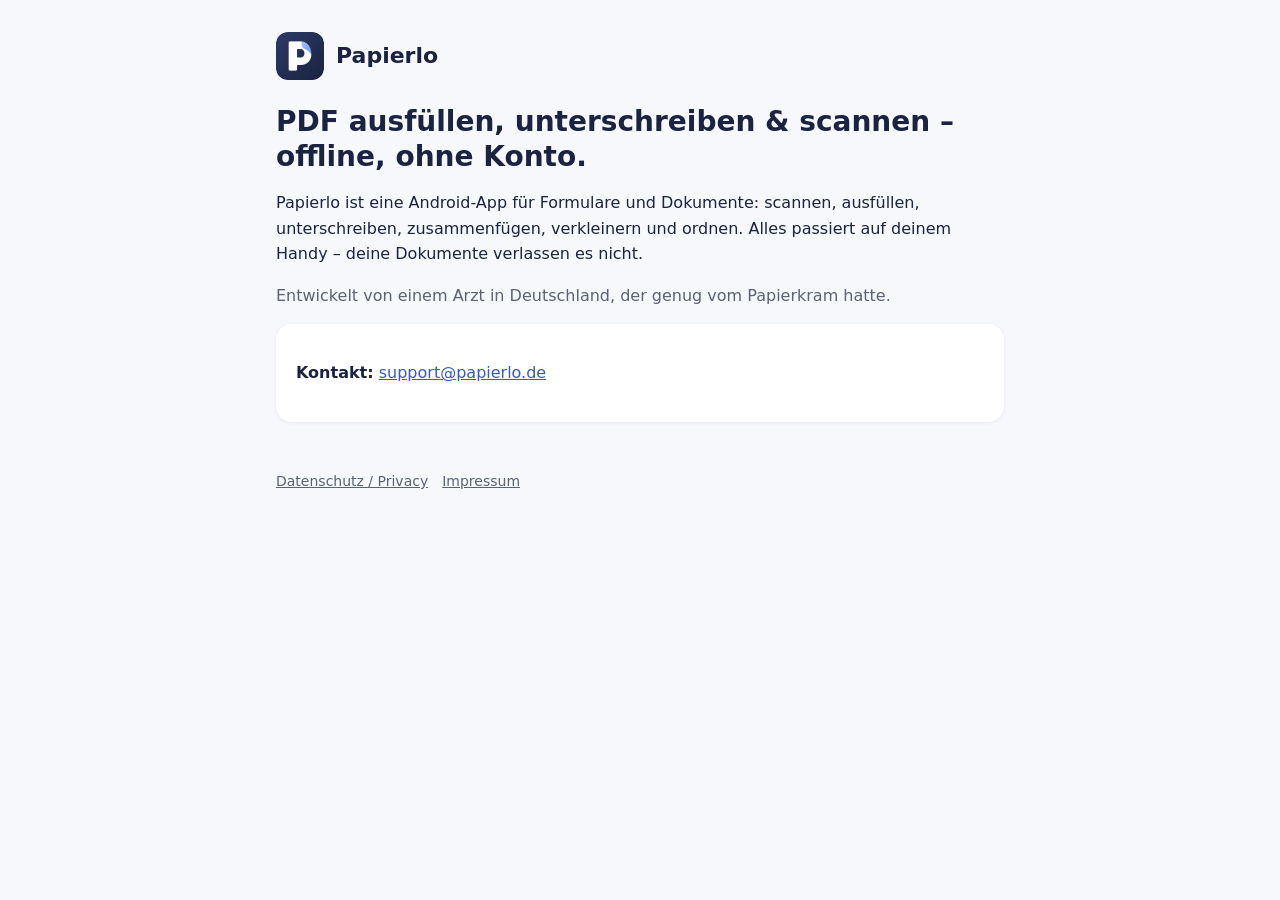
<file: index.html>
<!doctype html><html lang="de"><head><meta charset="utf-8"><meta name="viewport" content="width=device-width,initial-scale=1">
<title>Papierlo – PDF ausfüllen &amp; scannen</title><meta name="description" content="Papierlo: Formulare ausfüllen, unterschreiben und Dokumente scannen – offline, ohne Konto.">
<link rel="icon" href="icon.png"><link rel="stylesheet" href="style.css"></head><body><main>
<header><img src="icon.png" alt=""><a href="index.html">Papierlo</a></header>
<h1>PDF ausfüllen, unterschreiben &amp; scannen – offline, ohne Konto.</h1>
<p>Papierlo ist eine Android-App für Formulare und Dokumente: scannen, ausfüllen, unterschreiben, zusammenfügen, verkleinern und ordnen. Alles passiert auf deinem Handy – deine Dokumente verlassen es nicht.</p>
<p class="muted">Entwickelt von einem Arzt in Deutschland, der genug vom Papierkram hatte.</p>
<div class="card"><p><strong>Kontakt:</strong> <a href="mailto:support@papierlo.de">support@papierlo.de</a></p></div>
<footer><a href="datenschutz.html">Datenschutz / Privacy</a><a href="impressum.html">Impressum</a></footer>
</main></body></html>
</file>
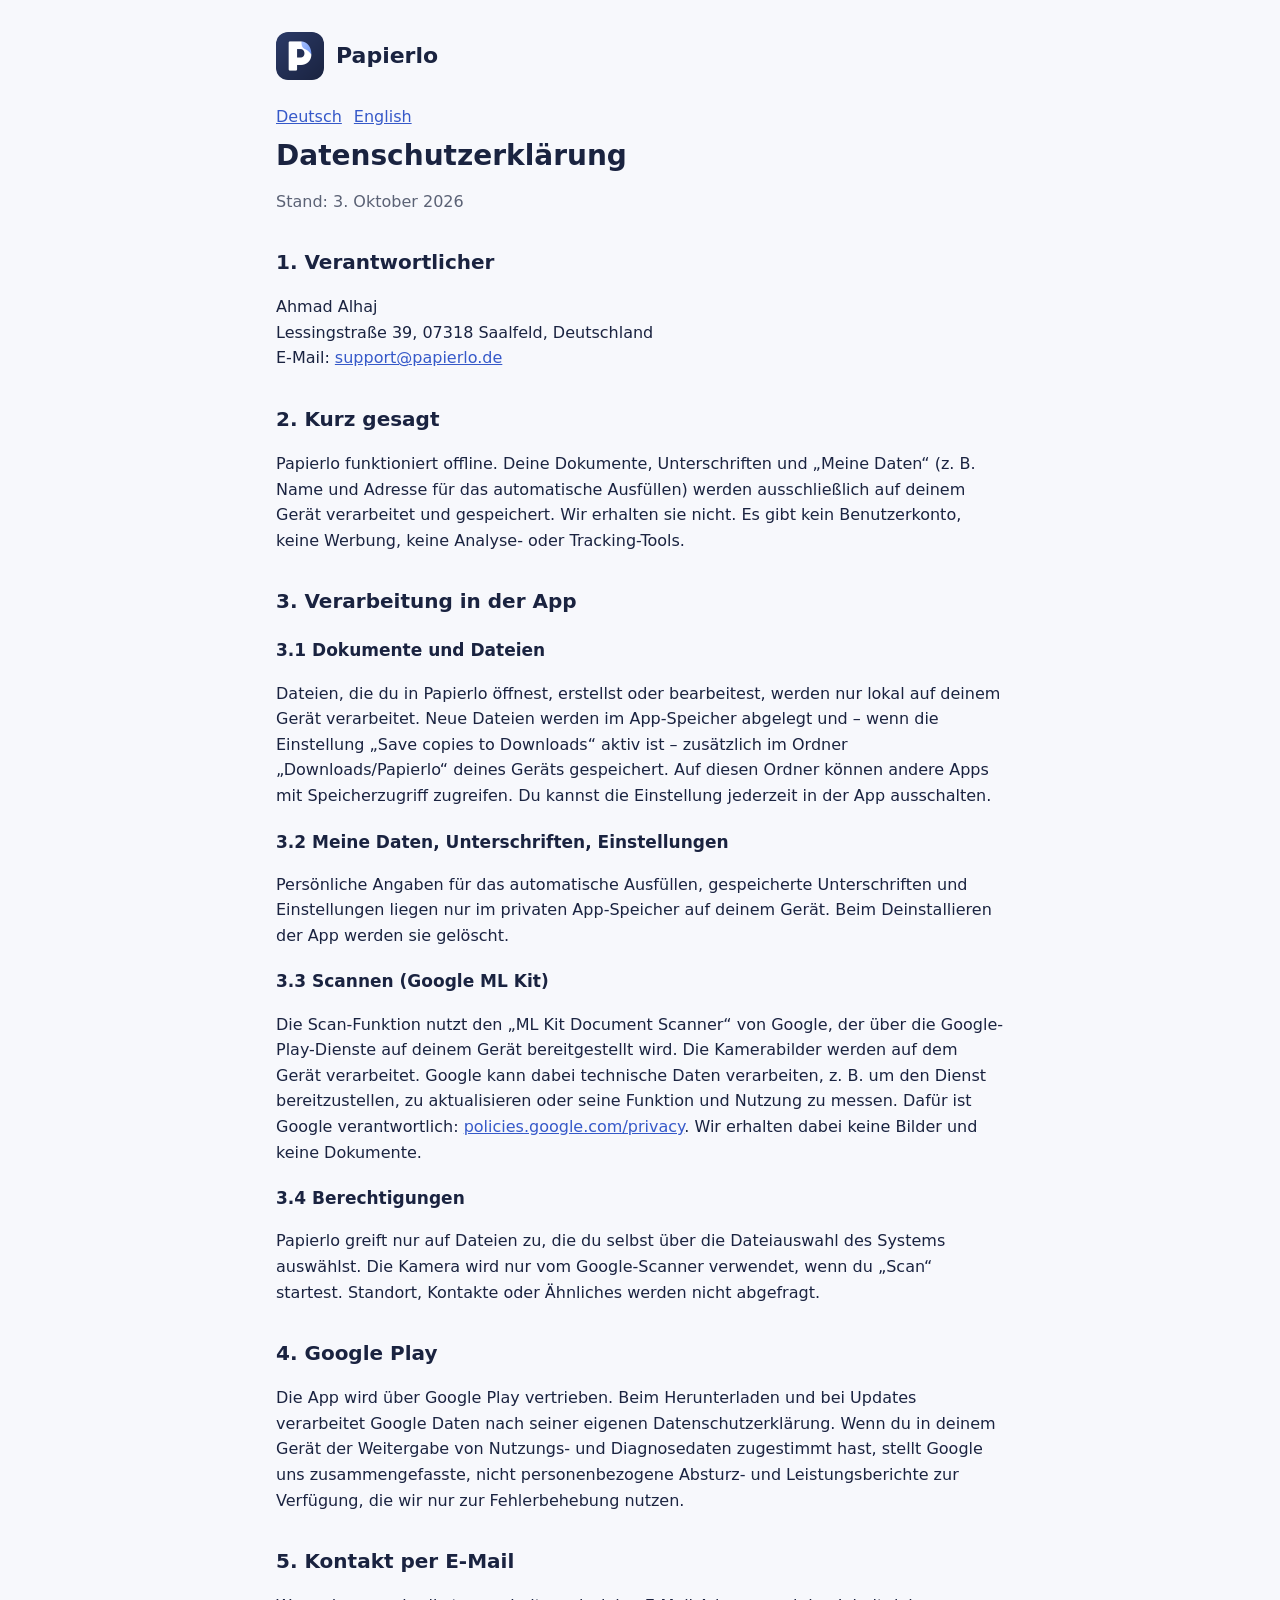
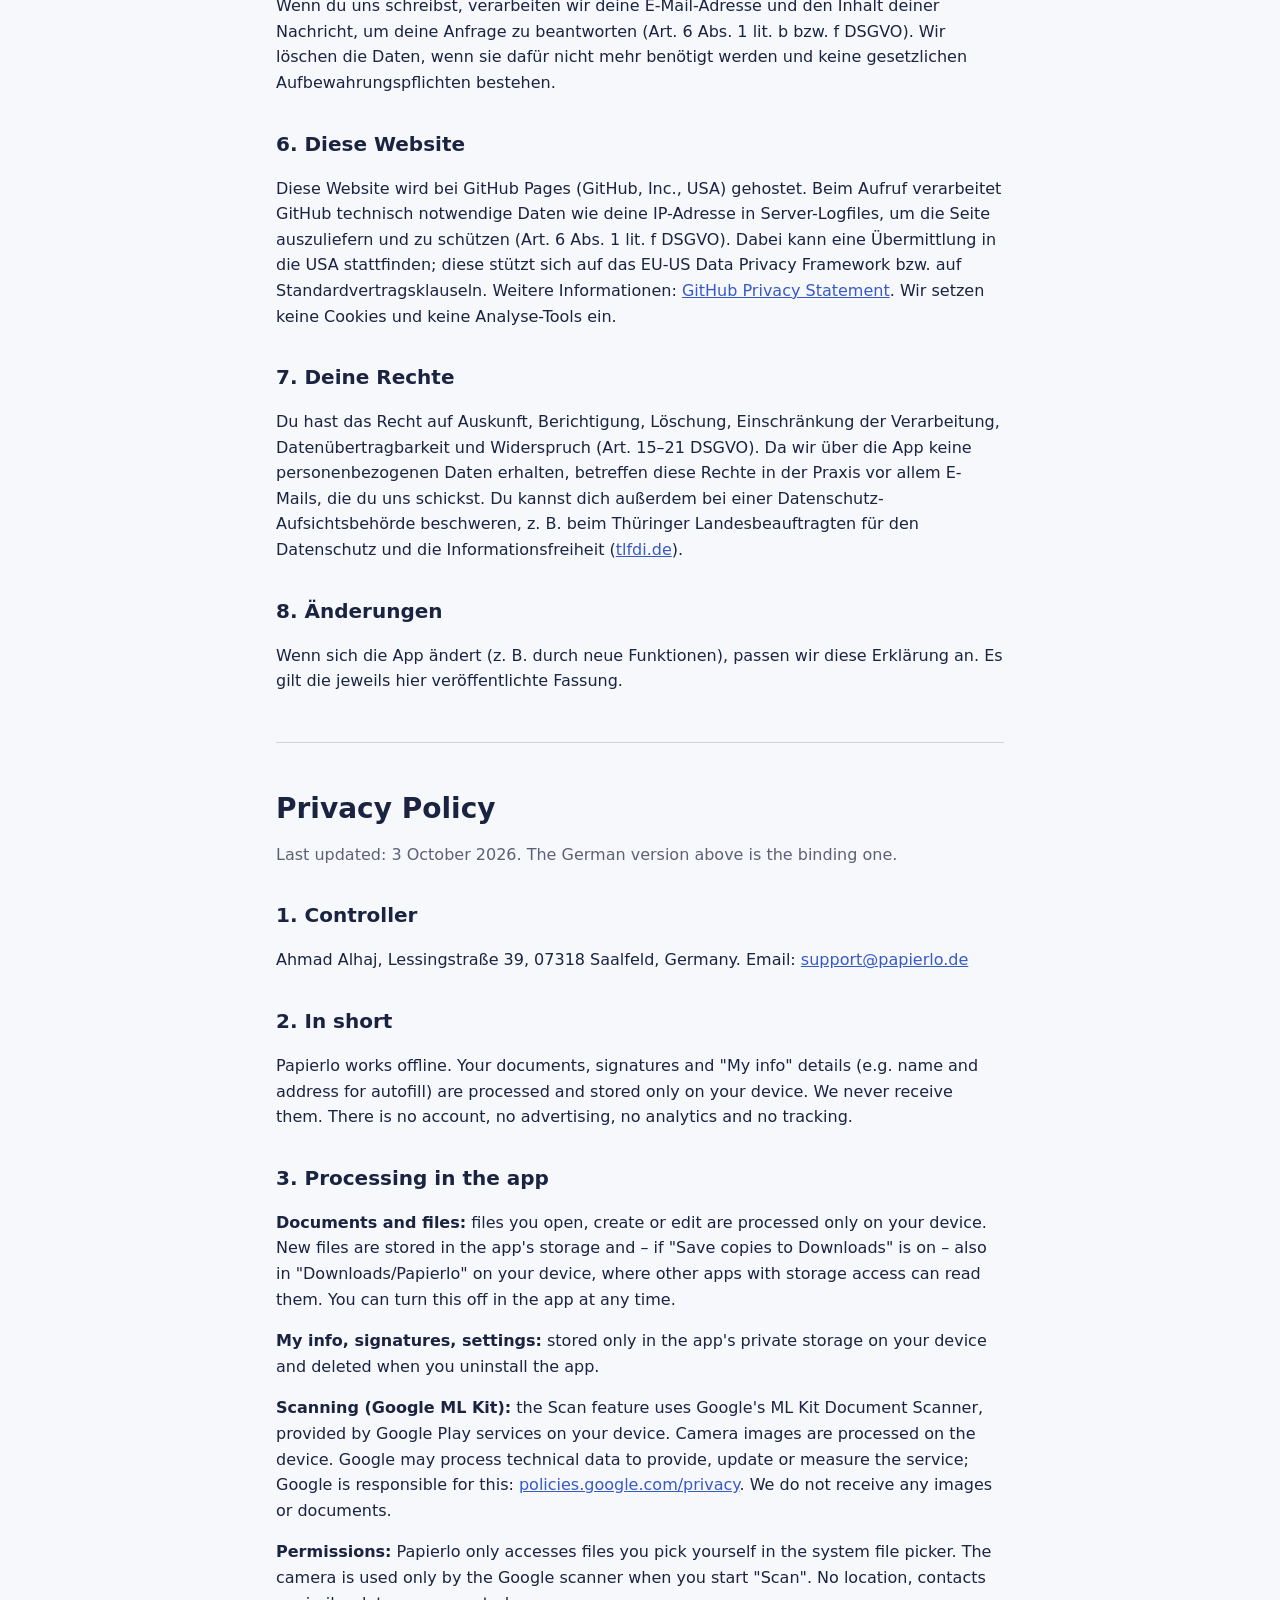
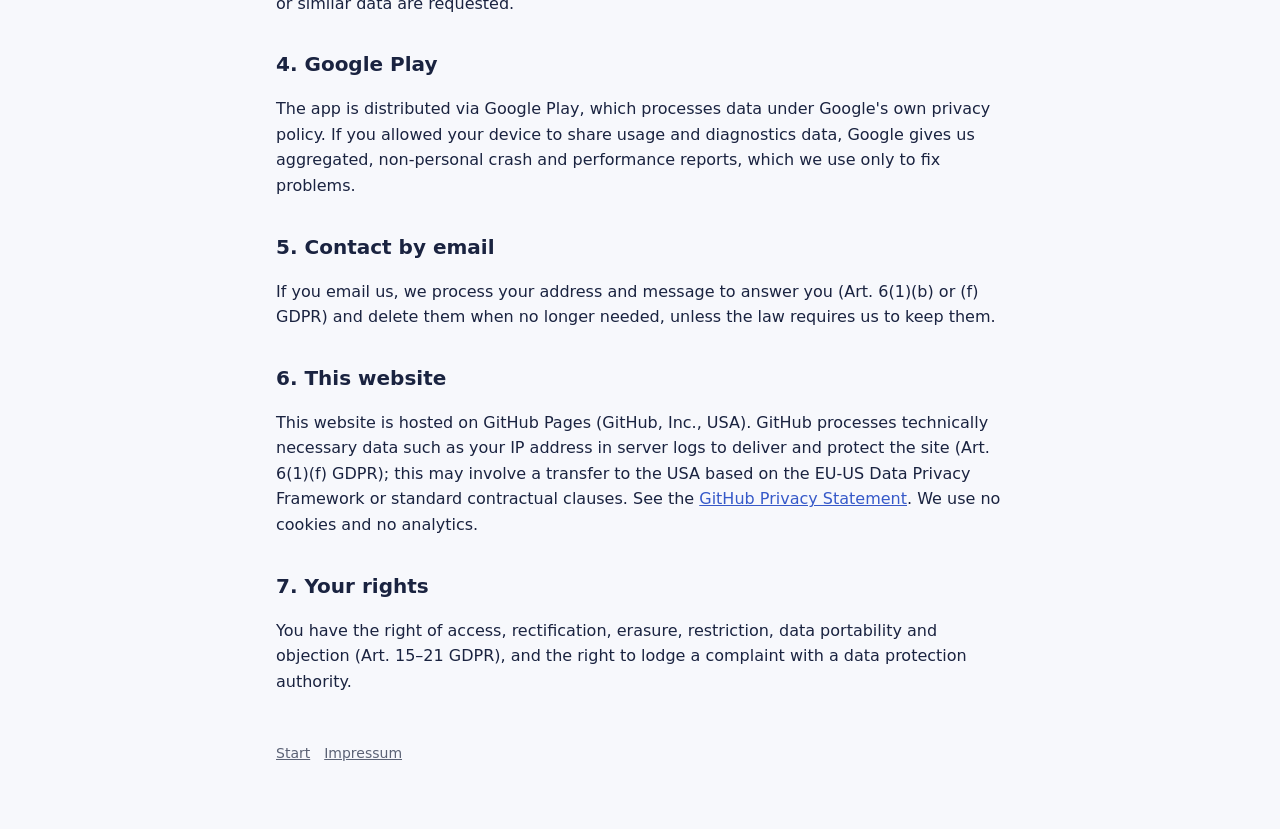
<file: datenschutz.html>
<!doctype html>
<html lang="de">
<head>
<meta charset="utf-8">
<meta name="viewport" content="width=device-width,initial-scale=1">
<title>Datenschutz – Papierlo</title>
<link rel="icon" href="icon.png">
<link rel="stylesheet" href="style.css">
</head>
<body>
<main>
<header><img src="icon.png" alt=""><a href="index.html">Papierlo</a></header>

<nav class="lang"><a href="#de">Deutsch</a><a href="#en">English</a></nav>

<section id="de">
<h1>Datenschutzerklärung</h1>
<p class="muted">Stand: 3. Oktober 2026</p>

<h2>1. Verantwortlicher</h2>
<p>Ahmad Alhaj<br>Lessingstraße 39, 07318 Saalfeld, Deutschland<br>
E-Mail: <a href="mailto:support@papierlo.de">support@papierlo.de</a></p>

<h2>2. Kurz gesagt</h2>
<p>Papierlo funktioniert offline. Deine Dokumente, Unterschriften und „Meine Daten“ (z.&nbsp;B. Name und Adresse für das automatische Ausfüllen) werden ausschließlich auf deinem Gerät verarbeitet und gespeichert. Wir erhalten sie nicht. Es gibt kein Benutzerkonto, keine Werbung, keine Analyse- oder Tracking-Tools.</p>

<h2>3. Verarbeitung in der App</h2>
<h3>3.1 Dokumente und Dateien</h3>
<p>Dateien, die du in Papierlo öffnest, erstellst oder bearbeitest, werden nur lokal auf deinem Gerät verarbeitet. Neue Dateien werden im App-Speicher abgelegt und – wenn die Einstellung „Save copies to Downloads“ aktiv ist – zusätzlich im Ordner „Downloads/Papierlo“ deines Geräts gespeichert. Auf diesen Ordner können andere Apps mit Speicherzugriff zugreifen. Du kannst die Einstellung jederzeit in der App ausschalten.</p>
<h3>3.2 Meine Daten, Unterschriften, Einstellungen</h3>
<p>Persönliche Angaben für das automatische Ausfüllen, gespeicherte Unterschriften und Einstellungen liegen nur im privaten App-Speicher auf deinem Gerät. Beim Deinstallieren der App werden sie gelöscht.</p>
<h3>3.3 Scannen (Google ML Kit)</h3>
<p>Die Scan-Funktion nutzt den „ML Kit Document Scanner“ von Google, der über die Google-Play-Dienste auf deinem Gerät bereitgestellt wird. Die Kamerabilder werden auf dem Gerät verarbeitet. Google kann dabei technische Daten verarbeiten, z.&nbsp;B. um den Dienst bereitzustellen, zu aktualisieren oder seine Funktion und Nutzung zu messen. Dafür ist Google verantwortlich: <a href="https://policies.google.com/privacy">policies.google.com/privacy</a>. Wir erhalten dabei keine Bilder und keine Dokumente.</p>
<h3>3.4 Berechtigungen</h3>
<p>Papierlo greift nur auf Dateien zu, die du selbst über die Dateiauswahl des Systems auswählst. Die Kamera wird nur vom Google-Scanner verwendet, wenn du „Scan“ startest. Standort, Kontakte oder Ähnliches werden nicht abgefragt.</p>

<h2>4. Google Play</h2>
<p>Die App wird über Google Play vertrieben. Beim Herunterladen und bei Updates verarbeitet Google Daten nach seiner eigenen Datenschutzerklärung. Wenn du in deinem Gerät der Weitergabe von Nutzungs- und Diagnosedaten zugestimmt hast, stellt Google uns zusammengefasste, nicht personenbezogene Absturz- und Leistungsberichte zur Verfügung, die wir nur zur Fehlerbehebung nutzen.</p>

<h2>5. Kontakt per E-Mail</h2>
<p>Wenn du uns schreibst, verarbeiten wir deine E-Mail-Adresse und den Inhalt deiner Nachricht, um deine Anfrage zu beantworten (Art.&nbsp;6 Abs.&nbsp;1 lit.&nbsp;b bzw. f DSGVO). Wir löschen die Daten, wenn sie dafür nicht mehr benötigt werden und keine gesetzlichen Aufbewahrungspflichten bestehen.</p>

<h2>6. Diese Website</h2>
<p>Diese Website wird bei GitHub Pages (GitHub, Inc., USA) gehostet. Beim Aufruf verarbeitet GitHub technisch notwendige Daten wie deine IP-Adresse in Server-Logfiles, um die Seite auszuliefern und zu schützen (Art.&nbsp;6 Abs.&nbsp;1 lit.&nbsp;f DSGVO). Dabei kann eine Übermittlung in die USA stattfinden; diese stützt sich auf das EU-US Data Privacy Framework bzw. auf Standardvertragsklauseln. Weitere Informationen: <a href="https://docs.github.com/site-policy/privacy-policies/github-general-privacy-statement">GitHub Privacy Statement</a>. Wir setzen keine Cookies und keine Analyse-Tools ein.</p>

<h2>7. Deine Rechte</h2>
<p>Du hast das Recht auf Auskunft, Berichtigung, Löschung, Einschränkung der Verarbeitung, Datenübertragbarkeit und Widerspruch (Art.&nbsp;15–21 DSGVO). Da wir über die App keine personenbezogenen Daten erhalten, betreffen diese Rechte in der Praxis vor allem E-Mails, die du uns schickst. Du kannst dich außerdem bei einer Datenschutz-Aufsichtsbehörde beschweren, z.&nbsp;B. beim Thüringer Landesbeauftragten für den Datenschutz und die Informationsfreiheit (<a href="https://www.tlfdi.de">tlfdi.de</a>).</p>

<h2>8. Änderungen</h2>
<p>Wenn sich die App ändert (z.&nbsp;B. durch neue Funktionen), passen wir diese Erklärung an. Es gilt die jeweils hier veröffentlichte Fassung.</p>
</section>

<hr style="margin:48px 0;border:none;border-top:1px solid rgba(127,127,127,.3)">

<section id="en" lang="en">
<h1>Privacy Policy</h1>
<p class="muted">Last updated: 3 October 2026. The German version above is the binding one.</p>

<h2>1. Controller</h2>
<p>Ahmad Alhaj, Lessingstraße 39, 07318 Saalfeld, Germany. Email: <a href="mailto:support@papierlo.de">support@papierlo.de</a></p>

<h2>2. In short</h2>
<p>Papierlo works offline. Your documents, signatures and "My info" details (e.g. name and address for autofill) are processed and stored only on your device. We never receive them. There is no account, no advertising, no analytics and no tracking.</p>

<h2>3. Processing in the app</h2>
<p><strong>Documents and files:</strong> files you open, create or edit are processed only on your device. New files are stored in the app's storage and – if "Save copies to Downloads" is on – also in "Downloads/Papierlo" on your device, where other apps with storage access can read them. You can turn this off in the app at any time.</p>
<p><strong>My info, signatures, settings:</strong> stored only in the app's private storage on your device and deleted when you uninstall the app.</p>
<p><strong>Scanning (Google ML Kit):</strong> the Scan feature uses Google's ML Kit Document Scanner, provided by Google Play services on your device. Camera images are processed on the device. Google may process technical data to provide, update or measure the service; Google is responsible for this: <a href="https://policies.google.com/privacy">policies.google.com/privacy</a>. We do not receive any images or documents.</p>
<p><strong>Permissions:</strong> Papierlo only accesses files you pick yourself in the system file picker. The camera is used only by the Google scanner when you start "Scan". No location, contacts or similar data are requested.</p>

<h2>4. Google Play</h2>
<p>The app is distributed via Google Play, which processes data under Google's own privacy policy. If you allowed your device to share usage and diagnostics data, Google gives us aggregated, non-personal crash and performance reports, which we use only to fix problems.</p>

<h2>5. Contact by email</h2>
<p>If you email us, we process your address and message to answer you (Art. 6(1)(b) or (f) GDPR) and delete them when no longer needed, unless the law requires us to keep them.</p>

<h2>6. This website</h2>
<p>This website is hosted on GitHub Pages (GitHub, Inc., USA). GitHub processes technically necessary data such as your IP address in server logs to deliver and protect the site (Art. 6(1)(f) GDPR); this may involve a transfer to the USA based on the EU-US Data Privacy Framework or standard contractual clauses. See the <a href="https://docs.github.com/site-policy/privacy-policies/github-general-privacy-statement">GitHub Privacy Statement</a>. We use no cookies and no analytics.</p>

<h2>7. Your rights</h2>
<p>You have the right of access, rectification, erasure, restriction, data portability and objection (Art. 15–21 GDPR), and the right to lodge a complaint with a data protection authority.</p>
</section>

<footer><a href="index.html">Start</a><a href="impressum.html">Impressum</a></footer>
</main>
</body>
</html>
</file>
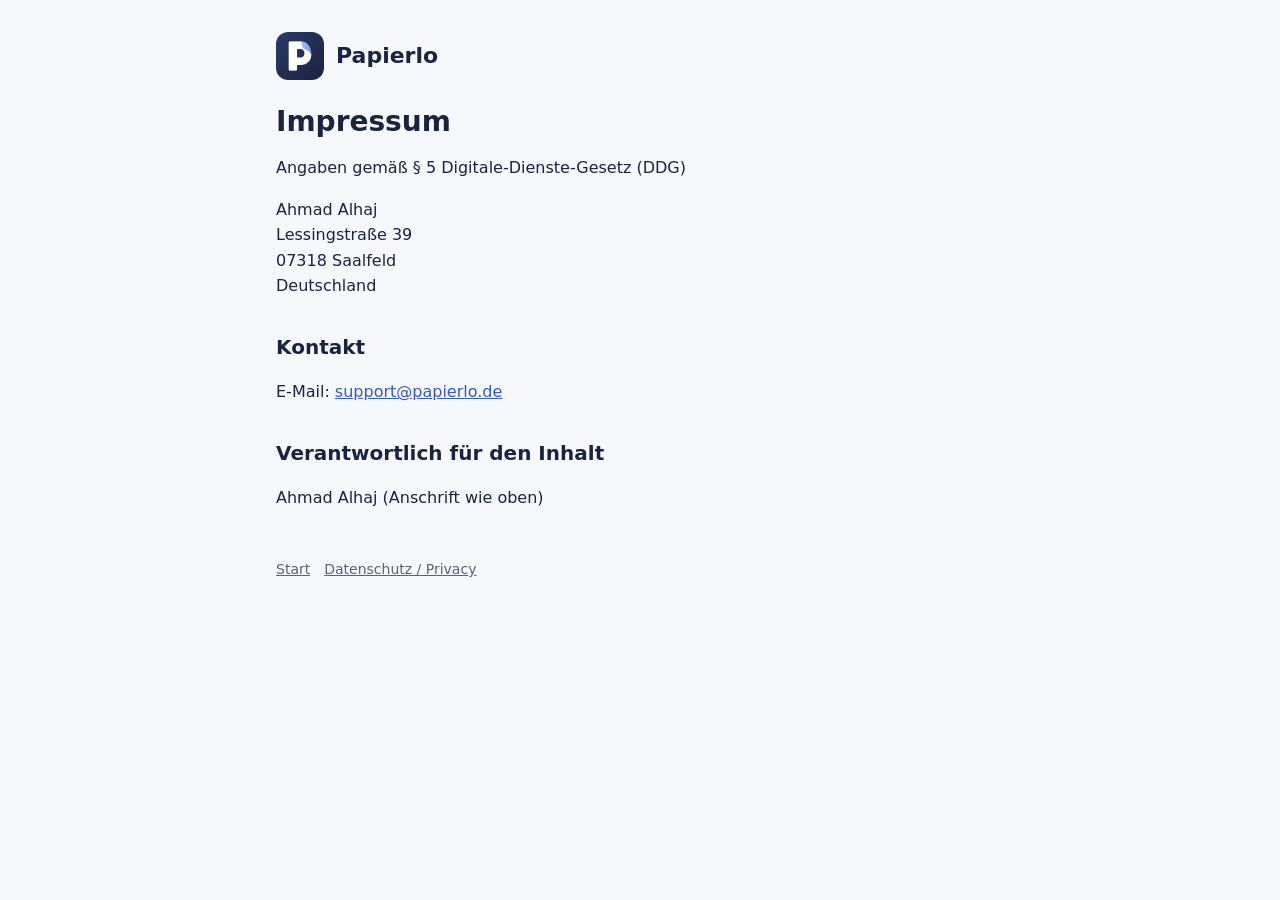
<file: impressum.html>
<!doctype html><html lang="de"><head><meta charset="utf-8"><meta name="viewport" content="width=device-width,initial-scale=1">
<title>Impressum – Papierlo</title><link rel="icon" href="icon.png"><link rel="stylesheet" href="style.css"></head><body><main>
<header><img src="icon.png" alt=""><a href="index.html">Papierlo</a></header>
<h1>Impressum</h1>
<p>Angaben gemäß § 5 Digitale-Dienste-Gesetz (DDG)</p>
<p>Ahmad Alhaj<br>Lessingstraße 39<br>07318 Saalfeld<br>Deutschland</p>
<h2>Kontakt</h2>
<p>E-Mail: <a href="mailto:support@papierlo.de">support@papierlo.de</a></p>
<h2>Verantwortlich für den Inhalt</h2>
<p>Ahmad Alhaj (Anschrift wie oben)</p>
<footer><a href="index.html">Start</a><a href="datenschutz.html">Datenschutz / Privacy</a></footer>
</main></body></html>
</file>
<file: style.css>
:root{--bg:#f7f8fc;--fg:#1a2340;--muted:#5b6275;--accent:#3659c9;--card:#fff}
@media (prefers-color-scheme:dark){:root{--bg:#121626;--fg:#e8ebf5;--muted:#a3a9bb;--accent:#8fa8ff;--card:#1b2135}}
*{box-sizing:border-box}body{margin:0;background:var(--bg);color:var(--fg);font:16px/1.6 system-ui,-apple-system,"Segoe UI",Roboto,Arial,sans-serif}
main{max-width:760px;margin:0 auto;padding:32px 16px 64px}
header{display:flex;align-items:center;gap:12px;margin-bottom:24px}header img{width:48px;height:48px;border-radius:12px}
header a{color:inherit;text-decoration:none;font-weight:800;font-size:22px}
h1{font-size:28px;line-height:1.25;margin:8px 0 16px}h2{font-size:20px;margin:32px 0 8px}h3{font-size:17px;margin:20px 0 6px}
p,li{color:var(--fg)}.muted{color:var(--muted)}a{color:var(--accent)}
.card{background:var(--card);border-radius:16px;padding:20px;margin:16px 0;box-shadow:0 1px 4px rgba(0,0,0,.06)}
nav.lang a{margin-right:12px}footer{margin-top:48px;color:var(--muted);font-size:14px}footer a{color:var(--muted);margin-right:14px}
.todo{background:#fff3cd;color:#664d03;padding:2px 6px;border-radius:6px}
</file>
